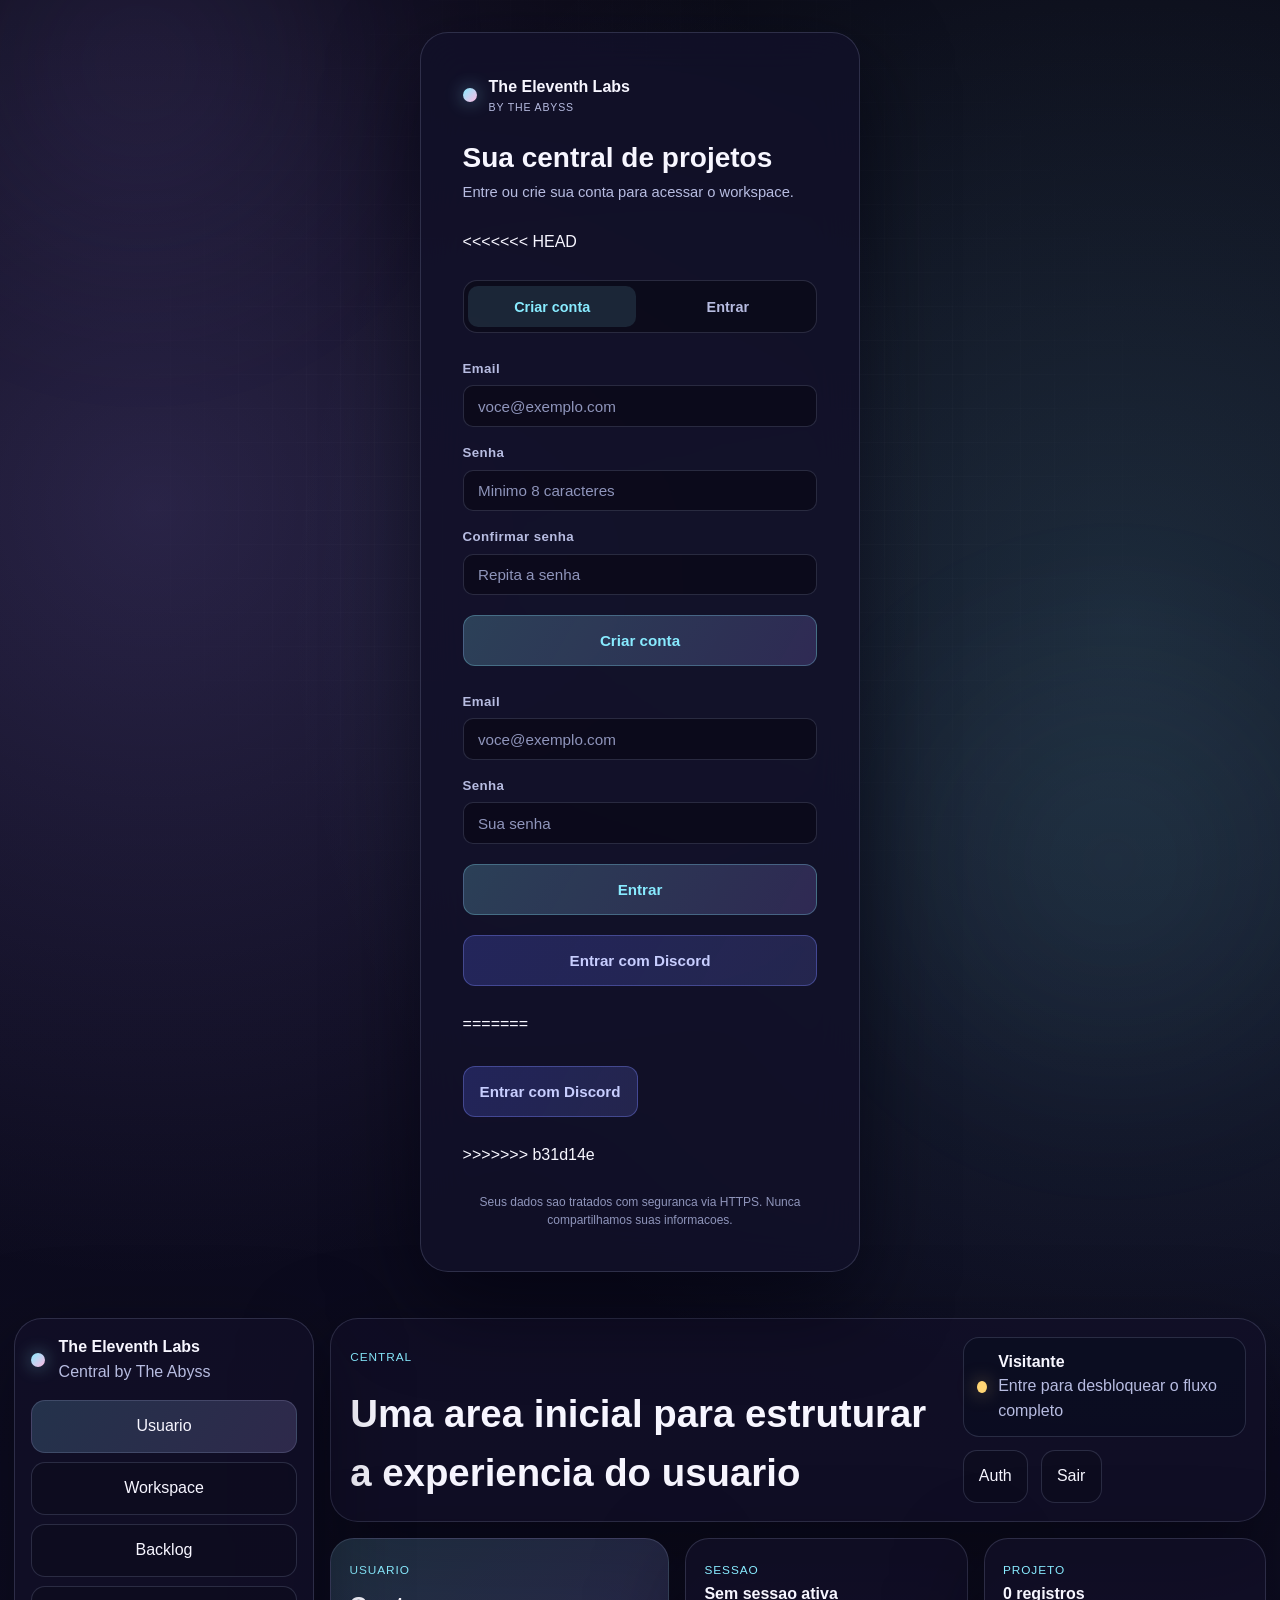
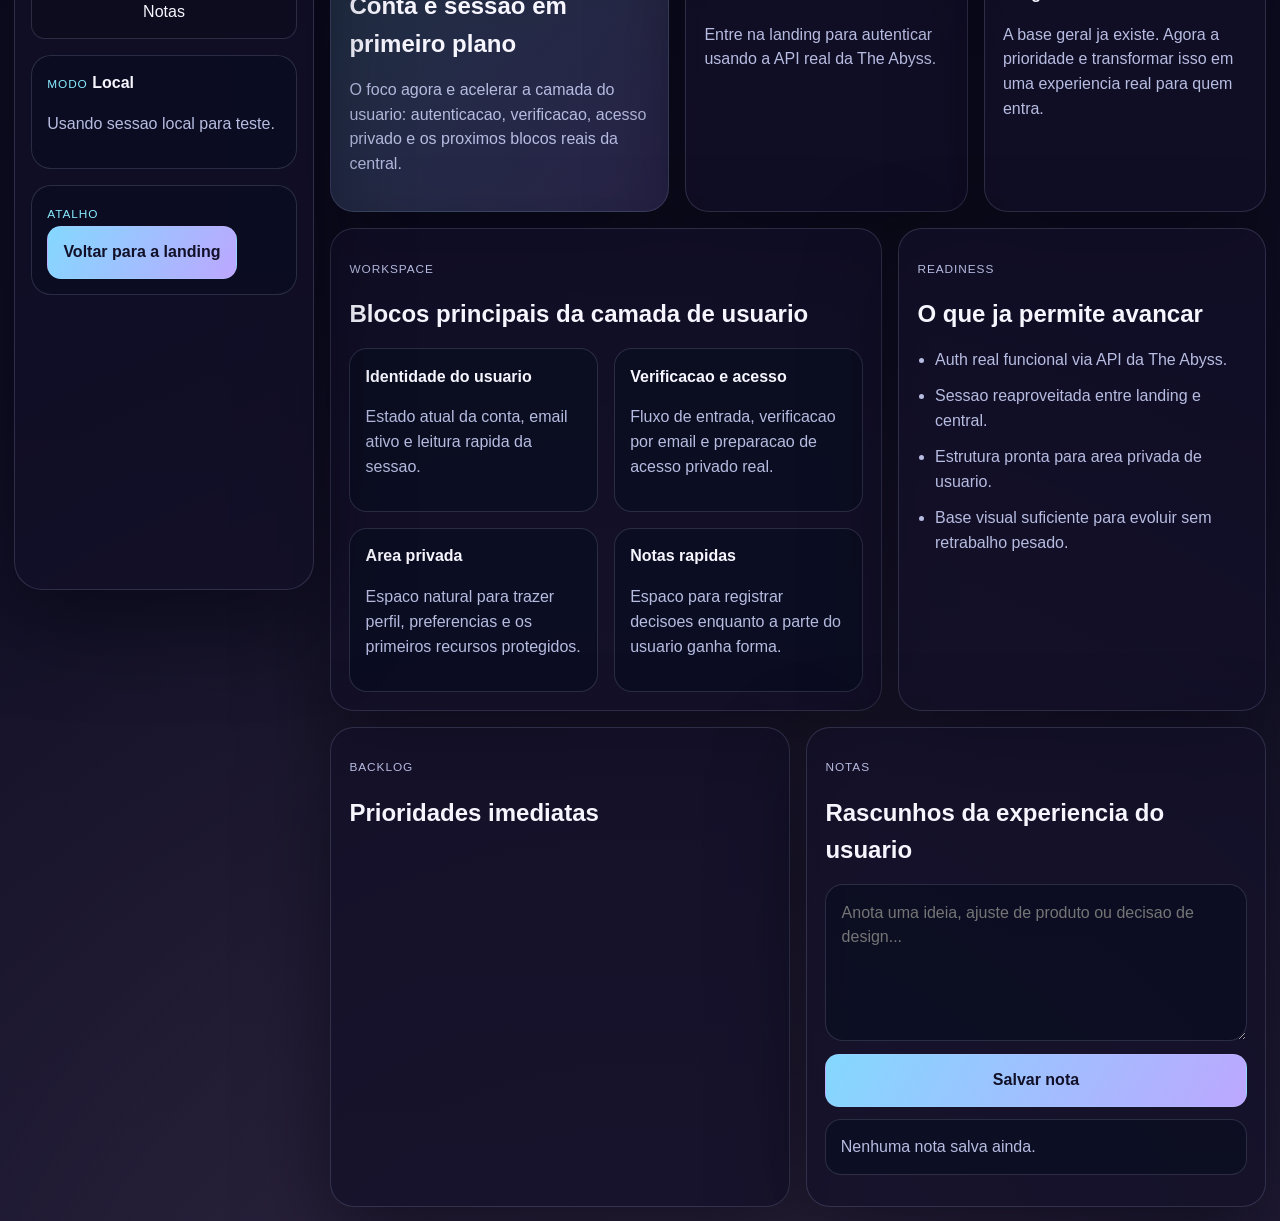
<file: central.html>
<!doctype html>
<html lang="pt-BR">
<head>
  <meta charset="utf-8" />
  <meta name="viewport" content="width=device-width, initial-scale=1" />
  <meta http-equiv="Content-Security-Policy" content="default-src 'self'; script-src 'self'; style-src 'self' https://fonts.googleapis.com; font-src https://fonts.gstatic.com; connect-src https://theabyssauth.up.railway.app; img-src 'self' data:; object-src 'none'; base-uri 'self'; form-action 'none';" />
  <title>The Eleventh Labs Central</title>
  <meta name="description" content="Central inicial da The Eleventh Labs com overview do projeto, auth, backlog e notas locais." />
  <link rel="preconnect" href="https://fonts.googleapis.com" />
  <link rel="preconnect" href="https://fonts.gstatic.com" crossorigin />
  <link href="https://fonts.googleapis.com/css2?family=Plus+Jakarta+Sans:wght@400;500;600;700;800&family=Space+Grotesk:wght@500;700&display=swap" rel="stylesheet" />
  <link rel="stylesheet" href="central.css" />
</head>
<body>
  <div class="bg-grid"></div>
  <div class="gradient-orb one"></div>
  <div class="gradient-orb two"></div>

  <!-- AUTH GATE: shown when no valid session -->
  <div id="authGate" class="auth-gate" hidden>
    <div class="auth-gate-card">
      <div class="auth-gate-brand">
        <span class="brand-dot"></span>
        <div>
          <strong>The Eleventh Labs</strong>
          <span>by The Abyss</span>
        </div>
      </div>

      <div class="auth-gate-hero">
        <h1>Sua central de projetos</h1>
        <p>Entre ou crie sua conta para acessar o workspace.</p>
      </div>

<<<<<<< HEAD
      <div class="auth-gate-toggle">
        <button id="gateTabRegister" class="gate-tab gate-tab-active" type="button">Criar conta</button>
        <button id="gateTabLogin" class="gate-tab" type="button">Entrar</button>
      </div>

      <!-- REGISTER FORM -->
      <form id="gateRegisterForm" class="auth-gate-form" novalidate>
        <div class="gate-field">
          <label for="gateRegEmail">Email</label>
          <input id="gateRegEmail" type="email" autocomplete="email" required placeholder="voce@exemplo.com" />
        </div>
        <div class="gate-field">
          <label for="gateRegPassword">Senha</label>
          <input id="gateRegPassword" type="password" autocomplete="new-password" required placeholder="Minimo 8 caracteres" minlength="8" />
        </div>
        <div class="gate-field">
          <label for="gateRegConfirm">Confirmar senha</label>
          <input id="gateRegConfirm" type="password" autocomplete="new-password" required placeholder="Repita a senha" minlength="8" />
        </div>
        <button class="gate-submit" type="submit">Criar conta</button>
        <p id="gateRegFeedback" class="gate-feedback" role="alert" aria-live="polite"></p>
      </form>

      <!-- LOGIN FORM -->
      <form id="gateLoginForm" class="auth-gate-form" hidden novalidate>
        <div class="gate-field">
          <label for="gateLoginEmail">Email</label>
          <input id="gateLoginEmail" type="email" autocomplete="email" required placeholder="voce@exemplo.com" />
        </div>
        <div class="gate-field">
          <label for="gateLoginPassword">Senha</label>
          <input id="gateLoginPassword" type="password" autocomplete="current-password" required placeholder="Sua senha" />
        </div>
        <button class="gate-submit" type="submit">Entrar</button>
        <button id="gateDiscordBtn" class="gate-submit gate-submit-discord" type="button">Entrar com Discord</button>
        <p id="gateLoginFeedback" class="gate-feedback" role="alert" aria-live="polite"></p>
      </form>
=======

      <div style="display: flex; flex-direction: column; align-items: center; gap: 1.5rem; margin: 2.5rem 0;">
        <button id="gateDiscordBtn" class="gate-submit gate-submit-discord" type="button" style="font-size:1.1rem;min-width:220px;">
          Entrar com Discord
        </button>
        <p id="gateLoginFeedback" class="gate-feedback" role="alert" aria-live="polite"></p>
      </div>
>>>>>>> b31d14e

      <p class="auth-gate-footer">Seus dados sao tratados com seguranca via HTTPS. Nunca compartilhamos suas informacoes.</p>
    </div>
  </div>

  <div id="dashboardShell" class="dashboard-shell" hidden>
    <aside class="sidebar">
      <div class="sidebar-brand">
        <span class="brand-dot"></span>
        <div>
          <strong>The Eleventh Labs</strong>
          <span>Central by The Abyss</span>
        </div>
      </div>

      <nav class="sidebar-nav">
        <a class="sidebar-link active" href="#overview">Usuario</a>
        <a class="sidebar-link" href="#workspace">Workspace</a>
        <a class="sidebar-link" href="#backlog">Backlog</a>
        <a class="sidebar-link" href="#notes">Notas</a>
      </nav>

      <div class="sidebar-panel">
        <span class="sidebar-label">Modo</span>
        <strong id="centralAuthMode">Local</strong>
        <p id="centralAuthHint">Usando sessao local para teste.</p>
      </div>

      <div class="sidebar-panel">
        <span class="sidebar-label">Atalho</span>
        <a class="sidebar-cta" href="index.html">Voltar para a landing</a>
      </div>
    </aside>

    <main class="dashboard-main">
      <header class="topbar">
        <div>
          <p class="eyebrow">Central</p>
          <h1>Uma area inicial para estruturar a experiencia do usuario</h1>
        </div>
        <div class="topbar-actions">
          <div class="user-badge">
            <span id="userStatusDot" class="status-dot"></span>
            <div>
              <strong id="centralUserLabel">Visitante</strong>
              <span id="centralUserSub">Entre para desbloquear o fluxo completo</span>
            </div>
          </div>
          <a class="ghost-btn" href="index.html#auth">Auth</a>
          <button id="centralLogoutBtn" class="ghost-btn" type="button" disabled>Sair</button>
        </div>
      </header>

      <section class="overview-grid" id="overview">
        <article class="overview-card accent">
          <span class="card-kicker">Usuario</span>
          <h2>Conta e sessao em primeiro plano</h2>
          <p>O foco agora e acelerar a camada do usuario: autenticacao, verificacao, acesso privado e os proximos blocos reais da central.</p>
        </article>
        <article class="overview-card">
          <span class="card-kicker">Sessao</span>
          <strong id="centralUserEmail">Sem sessao ativa</strong>
          <p id="centralVerificationText">Entre na landing para autenticar usando a API real da The Abyss.</p>
        </article>
        <article class="overview-card">
          <span class="card-kicker">Projeto</span>
          <strong id="centralWaitlistCount">0 registros</strong>
          <p>A base geral ja existe. Agora a prioridade e transformar isso em uma experiencia real para quem entra.</p>
        </article>
      </section>

      <section class="workspace-grid" id="workspace">
        <article class="panel panel-large">
          <div class="panel-header">
            <div>
              <p class="eyebrow">Workspace</p>
              <h2>Blocos principais da camada de usuario</h2>
            </div>
          </div>
          <div class="module-grid">
            <article class="module-card">
              <strong>Identidade do usuario</strong>
              <p>Estado atual da conta, email ativo e leitura rapida da sessao.</p>
            </article>
            <article class="module-card">
              <strong>Verificacao e acesso</strong>
              <p>Fluxo de entrada, verificacao por email e preparacao de acesso privado real.</p>
            </article>
            <article class="module-card">
              <strong>Area privada</strong>
              <p>Espaco natural para trazer perfil, preferencias e os primeiros recursos protegidos.</p>
            </article>
            <article class="module-card">
              <strong>Notas rapidas</strong>
              <p>Espaco para registrar decisoes enquanto a parte do usuario ganha forma.</p>
            </article>
          </div>
        </article>

        <article class="panel">
          <div class="panel-header">
            <div>
              <p class="eyebrow">Readiness</p>
              <h2>O que ja permite avancar</h2>
            </div>
          </div>
          <ul class="bullet-list">
            <li>Auth real funcional via API da The Abyss.</li>
            <li>Sessao reaproveitada entre landing e central.</li>
            <li>Estrutura pronta para area privada de usuario.</li>
            <li>Base visual suficiente para evoluir sem retrabalho pesado.</li>
          </ul>
        </article>
      </section>

      <section class="content-grid">
        <article class="panel" id="backlog">
          <div class="panel-header">
            <div>
              <p class="eyebrow">Backlog</p>
              <h2>Prioridades imediatas</h2>
            </div>
          </div>
          <div id="backlogList" class="checklist"></div>
        </article>

        <article class="panel" id="notes">
          <div class="panel-header">
            <div>
              <p class="eyebrow">Notas</p>
              <h2>Rascunhos da experiencia do usuario</h2>
            </div>
          </div>
          <form id="notesForm" class="notes-form">
            <textarea id="notesInput" rows="5" placeholder="Anota uma ideia, ajuste de produto ou decisao de design..."></textarea>
            <button class="primary-btn" type="submit">Salvar nota</button>
          </form>
          <div id="notesFeedback" class="feedback-box">Nenhuma nota salva ainda.</div>
          <ul id="notesList" class="notes-list"></ul>
        </article>
      </section>
    </main>
  </div>

  <script type="module" src="central.js"></script>
</body>
</html>
</file>
<file: central.css>
:root {
  --bg-main: #090815;
  --bg-deep: #111028;
  --accent-hot: #88ebff;
  --accent-soft: #83b9ff;
  --accent-warm: #ffb9e2;
  --text-main: #f7f6ff;
  --text-soft: #b7bce1;
  --text-muted: #8f95bb;
  --glass-border: rgba(199, 210, 255, 0.16);
  --shadow-glow: 0 30px 86px rgba(2, 2, 12, 0.5);
  --success: #6effba;
  --warning: #ffd574;
}

* {
  box-sizing: border-box;
}

body {
  margin: 0;
  min-height: 100vh;
  font-family: "Plus Jakarta Sans", sans-serif;
  color: var(--text-main);
  background:
    radial-gradient(circle at 12% 18%, rgba(165, 140, 255, 0.2), transparent 30%),
    radial-gradient(circle at 88% 22%, rgba(136, 235, 255, 0.15), transparent 34%),
    radial-gradient(circle at 50% 110%, rgba(255, 185, 226, 0.14), transparent 40%),
    linear-gradient(180deg, #090815 0%, #0d0c20 52%, #111028 100%);
  line-height: 1.55;
}

button,
textarea {
  font: inherit;
}

.bg-grid {
  position: fixed;
  inset: 0;
  background-image: linear-gradient(rgba(255, 255, 255, 0.03) 1px, transparent 1px),
    linear-gradient(90deg, rgba(255, 255, 255, 0.03) 1px, transparent 1px);
  background-size: 34px 34px;
  pointer-events: none;
  z-index: -2;
  mask-image: radial-gradient(circle at center, black, transparent 78%);
}

.gradient-orb {
  position: fixed;
  width: 46vmax;
  height: 46vmax;
  border-radius: 50%;
  filter: blur(85px);
  opacity: 0.35;
  z-index: -3;
  animation: orbDrift 18s ease-in-out infinite alternate;
}

.gradient-orb.one {
  top: -18vmax;
  left: -12vmax;
  background: radial-gradient(circle, rgba(165, 140, 255, 0.34), transparent 68%);
}

.gradient-orb.two {
  bottom: -20vmax;
  right: -10vmax;
  background: radial-gradient(circle, rgba(136, 235, 255, 0.26), transparent 70%);
  animation-direction: alternate-reverse;
}

@keyframes orbDrift {
  from {
    transform: translate3d(0, 0, 0) scale(1);
  }
  to {
    transform: translate3d(2.5rem, -1rem, 0) scale(1.08);
  }
}

.dashboard-shell {
  display: grid;
  grid-template-columns: 300px minmax(0, 1fr);
  gap: 1rem;
  width: min(1380px, calc(100vw - 28px));
  margin: 14px auto;
}

.sidebar,
.panel,
.overview-card,
.topbar {
  background: rgba(18, 16, 40, 0.74);
  border: 1px solid var(--glass-border);
  box-shadow: var(--shadow-glow);
}

.sidebar {
  border-radius: 28px;
  padding: 1rem;
  position: sticky;
  top: 14px;
  height: calc(100vh - 28px);
  display: flex;
  flex-direction: column;
  gap: 1rem;
}

.sidebar-brand {
  display: flex;
  align-items: center;
  gap: 0.85rem;
}

.brand-dot {
  width: 14px;
  height: 14px;
  border-radius: 50%;
  background: linear-gradient(135deg, #88ebff, #ffb9e2);
  box-shadow: 0 0 18px rgba(136, 235, 255, 0.45);
  flex-shrink: 0;
}

.sidebar-brand strong,
.topbar h1,
.overview-card h2,
.panel h2 {
  font-family: "Space Grotesk", sans-serif;
}

.sidebar-brand strong,
.user-badge strong,
.overview-card strong,
.module-card strong,
.waitlist-stat strong {
  display: block;
}

.sidebar-brand span,
.sidebar-panel p,
.overview-card p,
.module-card p,
.panel p,
.bullet-list,
.checklist-item span,
.notes-list li,
.user-badge span {
  color: var(--text-soft);
}

.sidebar-nav {
  display: grid;
  gap: 0.55rem;
}

.sidebar-link,
.sidebar-cta,
.ghost-btn,
.primary-btn {
  display: inline-flex;
  align-items: center;
  justify-content: center;
  text-decoration: none;
  border-radius: 14px;
  padding: 0.82rem 0.95rem;
  border: 1px solid var(--glass-border);
  transition: transform 160ms ease, border-color 160ms ease, background 160ms ease;
}

.sidebar-link,
.sidebar-cta,
.ghost-btn {
  background: rgba(13, 12, 30, 0.68);
  color: var(--text-main);
}

.sidebar-link:hover,
.sidebar-cta:hover,
.ghost-btn:hover,
.primary-btn:hover {
  transform: translateY(-1px);
  border-color: rgba(131, 185, 255, 0.34);
}

.sidebar-link.active {
  background: linear-gradient(120deg, rgba(132, 216, 255, 0.18), rgba(188, 167, 255, 0.18));
}

.sidebar-panel {
  border: 1px solid var(--glass-border);
  border-radius: 20px;
  background: rgba(11, 13, 32, 0.72);
  padding: 0.95rem;
}

.sidebar-label,
.eyebrow,
.card-kicker {
  display: inline-flex;
  font-size: 0.74rem;
  text-transform: uppercase;
  letter-spacing: 0.08em;
  color: var(--accent-hot);
}

.sidebar-cta,
.primary-btn {
  background: linear-gradient(120deg, #84d8ff, #bca7ff);
  color: #111028;
  font-weight: 700;
}

.dashboard-main {
  display: grid;
  gap: 1rem;
}

.topbar {
  border-radius: 28px;
  padding: 1.1rem 1.2rem;
  display: flex;
  justify-content: space-between;
  gap: 1rem;
  align-items: center;
}

.topbar h1 {
  margin: 0.35rem 0 0;
  font-size: clamp(1.7rem, 3vw, 2.5rem);
}

.topbar-actions {
  display: flex;
  gap: 0.8rem;
  align-items: center;
  flex-wrap: wrap;
}

.user-badge {
  display: flex;
  align-items: center;
  gap: 0.7rem;
  border: 1px solid var(--glass-border);
  border-radius: 16px;
  background: rgba(11, 13, 32, 0.72);
  padding: 0.75rem 0.85rem;
}

.status-dot {
  width: 12px;
  height: 12px;
  border-radius: 50%;
  background: var(--warning);
  box-shadow: 0 0 18px rgba(255, 213, 116, 0.5);
}

.status-dot.active {
  background: var(--success);
  box-shadow: 0 0 18px rgba(110, 255, 186, 0.5);
}

.overview-grid,
.workspace-grid,
.content-grid,
.module-grid {
  display: grid;
  gap: 1rem;
}

.overview-grid {
  grid-template-columns: 1.2fr 1fr 1fr;
}

.overview-card,
.panel {
  border-radius: 24px;
  padding: 1.15rem;
}

.overview-card.accent {
  background: linear-gradient(130deg, rgba(136, 235, 255, 0.16), rgba(165, 140, 255, 0.18));
}

.workspace-grid {
  grid-template-columns: minmax(0, 1.2fr) minmax(280px, 0.8fr);
}

.panel-large {
  min-width: 0;
}

.panel-header {
  display: flex;
  justify-content: space-between;
  gap: 1rem;
  align-items: flex-start;
  margin-bottom: 1rem;
}

.panel h2,
.overview-card h2 {
  margin: 0.35rem 0 0;
}

.module-grid {
  grid-template-columns: repeat(2, minmax(0, 1fr));
}

.module-card,
.checklist-item,
.notes-list li {
  border: 1px solid var(--glass-border);
  border-radius: 18px;
  background: rgba(11, 13, 32, 0.72);
  padding: 0.95rem;
}

.bullet-list {
  margin: 0;
  padding-left: 1.1rem;
}

.bullet-list li {
  margin-bottom: 0.7rem;
}

.content-grid {
  grid-template-columns: repeat(2, minmax(0, 1fr));
}

.checklist {
  display: grid;
  gap: 0.75rem;
}

.checklist-item {
  display: flex;
  gap: 0.75rem;
  align-items: flex-start;
}

.checklist-item input {
  margin-top: 0.2rem;
  accent-color: #84d8ff;
}

.checklist-item.done {
  border-color: rgba(110, 255, 186, 0.28);
}

.checklist-item.done span {
  text-decoration: line-through;
  opacity: 0.78;
}

.notes-form {
  display: grid;
  gap: 0.8rem;
}

.notes-form textarea {
  width: 100%;
  resize: vertical;
  min-height: 140px;
  border-radius: 18px;
  border: 1px solid var(--glass-border);
  background: rgba(11, 13, 32, 0.72);
  color: var(--text-main);
  padding: 0.95rem;
}

.feedback-box {
  margin-top: 0.8rem;
  border: 1px solid var(--glass-border);
  border-radius: 16px;
  background: rgba(11, 13, 32, 0.72);
  padding: 0.9rem;
  color: var(--text-soft);
}

.feedback-box.success {
  border-color: rgba(110, 255, 186, 0.3);
  color: var(--success);
}

.notes-list {
  list-style: none;
  padding: 0;
  margin: 0.8rem 0 0;
  display: grid;
  gap: 0.7rem;
}

@media (max-width: 1100px) {
  .dashboard-shell,
  .overview-grid,
  .workspace-grid,
  .content-grid {
    grid-template-columns: 1fr;
  }

  .sidebar {
    position: static;
    height: auto;
  }
}

@media (max-width: 780px) {
  .module-grid,
  .topbar,
  .topbar-actions {
    grid-template-columns: 1fr;
  }

  .topbar,
  .topbar-actions {
    display: grid;
  }

  .sidebar-nav,
  .ghost-btn,
  .primary-btn {
    width: 100%;
  }
}

/* ─── Auth gate ─────────────────────────────────────────────────────────────── */
.auth-gate {
  display: flex;
  align-items: center;
  justify-content: center;
  min-height: 100vh;
  padding: 2rem 1rem;
}

.auth-gate-card {
  width: min(440px, 100%);
  background: rgba(18, 16, 40, 0.88);
  border: 1px solid var(--glass-border);
  border-radius: 28px;
  padding: clamp(1.8rem, 5vw, 2.6rem);
  box-shadow: 0 30px 86px rgba(2, 2, 12, 0.6);
  display: flex;
  flex-direction: column;
  gap: 1.6rem;
  backdrop-filter: blur(22px);
}

.auth-gate-brand {
  display: flex;
  align-items: center;
  gap: 0.75rem;
  font-family: "Space Grotesk", sans-serif;
  font-weight: 800;
}

.auth-gate-brand strong {
  display: block;
  font-size: 1rem;
  color: var(--text-main);
}

.auth-gate-brand span {
  display: block;
  font-size: 0.66rem;
  letter-spacing: 0.08em;
  text-transform: uppercase;
  color: var(--text-soft);
  font-weight: 400;
}

.auth-gate-hero {
  display: flex;
  flex-direction: column;
  gap: 0.4rem;
}

.auth-gate-hero h1 {
  font-family: "Space Grotesk", sans-serif;
  font-size: clamp(1.4rem, 4vw, 1.75rem);
  font-weight: 700;
  margin: 0;
  line-height: 1.2;
}

.auth-gate-hero p {
  margin: 0;
  color: var(--text-soft);
  font-size: 0.92rem;
}

.auth-gate-toggle {
  display: flex;
  gap: 0.5rem;
  padding: 0.3rem;
  background: rgba(10, 9, 24, 0.7);
  border: 1px solid var(--glass-border);
  border-radius: 14px;
}

.gate-tab {
  flex: 1;
  border: none;
  border-radius: 10px;
  background: transparent;
  color: var(--text-soft);
  font-size: 0.9rem;
  font-weight: 600;
  padding: 0.6rem 0.8rem;
  cursor: pointer;
  transition: background 180ms ease, color 180ms ease;
}

.gate-tab:hover {
  color: var(--text-main);
}

.gate-tab-active {
  background: rgba(136, 235, 255, 0.12);
  color: #88ebff;
}

.auth-gate-form {
  display: flex;
  flex-direction: column;
  gap: 1rem;
}

.gate-field {
  display: flex;
  flex-direction: column;
  gap: 0.38rem;
}

.gate-field label {
  font-size: 0.83rem;
  font-weight: 600;
  color: var(--text-soft);
  letter-spacing: 0.03em;
}

.gate-field input {
  background: rgba(10, 9, 24, 0.72);
  border: 1px solid var(--glass-border);
  border-radius: 10px;
  color: var(--text-main);
  padding: 0.7rem 0.9rem;
  font-size: 0.95rem;
  outline: none;
  transition: border-color 180ms ease, box-shadow 180ms ease;
}

.gate-field input:focus {
  border-color: rgba(136, 235, 255, 0.45);
  box-shadow: 0 0 0 3px rgba(136, 235, 255, 0.08);
}

.gate-field input::placeholder {
  color: var(--text-muted);
}

.gate-submit {
  margin-top: 0.25rem;
  padding: 0.8rem 1rem;
  border: none;
  border-radius: 12px;
  background: linear-gradient(120deg, rgba(136, 235, 255, 0.22), rgba(165, 140, 255, 0.2));
  border: 1px solid rgba(136, 235, 255, 0.28);
  color: #88ebff;
  font-size: 0.95rem;
  font-weight: 700;
  cursor: pointer;
  transition: opacity 180ms ease, transform 180ms ease;
}

.gate-submit:hover:not(:disabled) {
  opacity: 0.88;
  transform: translateY(-1px);
}

.gate-submit:disabled {
  opacity: 0.45;
  cursor: not-allowed;
}

.gate-submit-discord {
  background: linear-gradient(120deg, rgba(88, 101, 242, 0.25), rgba(124, 137, 255, 0.18));
  border-color: rgba(124, 137, 255, 0.36);
  color: #c8ceff;
}

.gate-feedback {
  min-height: 1.2em;
  font-size: 0.83rem;
  margin: 0;
  padding: 0.5rem 0.75rem;
  border-radius: 8px;
  color: var(--text-soft);
}

.gate-feedback:empty {
  display: none;
}

.gate-feedback-error {
  background: rgba(255, 146, 146, 0.1);
  border: 1px solid rgba(255, 146, 146, 0.22);
  color: #ff9292;
}

.gate-feedback-success {
  background: rgba(110, 255, 186, 0.08);
  border: 1px solid rgba(110, 255, 186, 0.2);
  color: #6effba;
}

.auth-gate-footer {
  margin: 0;
  font-size: 0.75rem;
  color: var(--text-muted);
  text-align: center;
  line-height: 1.5;
}
</file>
